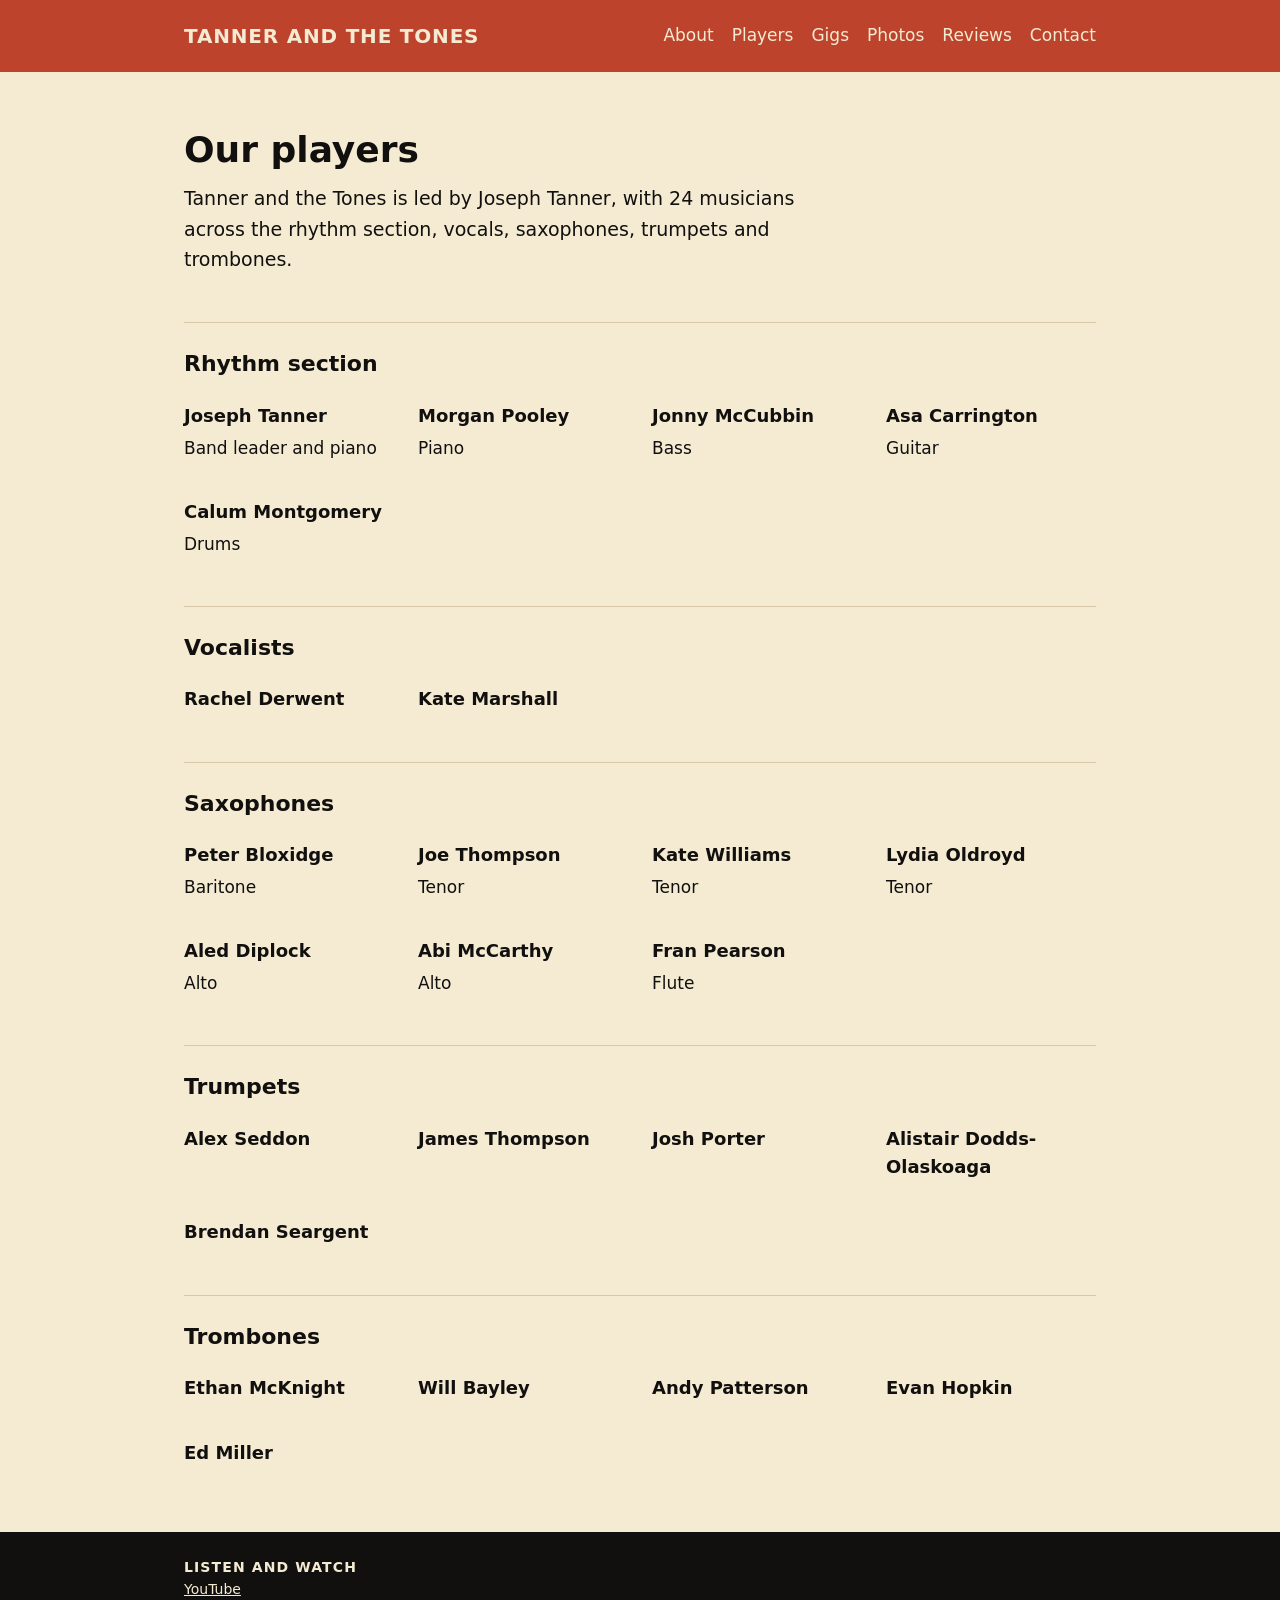
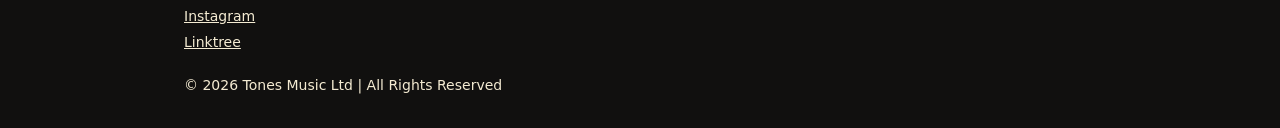
<file: players.html>
<!doctype html>
<html lang="en">
  <head>
    <meta charset="utf-8" />
    <meta name="viewport" content="width=device-width, initial-scale=1" />
    <meta name="description" content="Meet the players in Tanner and the Tones, a big band from Manchester." />
    <meta name="theme-color" content="#bd432d" />
    <title>Our players | Tanner and the Tones</title>
    <link rel="stylesheet" href="styles.css?v=16" />
    <script src="script.js?v=5" defer></script>
  </head>
  <body>
    <header class="site-header">
      <a class="name" href="index.html">Tanner and the Tones</a>
      <nav aria-label="Main navigation">
        <a href="index.html#about">About</a>
        <a href="players.html">Players</a>
        <a href="index.html#gigs">Gigs</a>
        <a href="index.html#gallery">Photos</a>
        <a href="index.html#past-gigs">Reviews</a>
        <a href="index.html#contact">Contact</a>
      </nav>
    </header>

    <main>
      <section class="intro">
        <h1>Our players</h1>
        <p class="lede">
          Tanner and the Tones is led by Joseph Tanner, with 24 musicians across the rhythm section,
          vocals, saxophones, trumpets and trombones.
        </p>
      </section>

      <section class="section" id="rhythm">
        <h2>Rhythm section</h2>
        <div class="player-grid">
          <article class="player-card">
            <div class="player-photo" role="img" aria-label="Photo of Joseph Tanner to come"></div>
            <h3>Joseph Tanner</h3>
            <p>Band leader and piano</p>
          </article>
          <article class="player-card">
            <div class="player-photo" role="img" aria-label="Photo of Morgan Pooley to come"></div>
            <h3>Morgan Pooley</h3>
            <p>Piano</p>
          </article>
          <article class="player-card">
            <div class="player-photo" role="img" aria-label="Photo of Jonny McCubbin to come"></div>
            <h3>Jonny McCubbin</h3>
            <p>Bass</p>
          </article>
          <article class="player-card">
            <div class="player-photo" role="img" aria-label="Photo of Asa Carrington to come"></div>
            <h3>Asa Carrington</h3>
            <p>Guitar</p>
          </article>
          <article class="player-card">
            <div class="player-photo" role="img" aria-label="Photo of Calum Montgomery to come"></div>
            <h3>Calum Montgomery</h3>
            <p>Drums</p>
          </article>
        </div>
      </section>

      <section class="section" id="vocals">
        <h2>Vocalists</h2>
        <div class="player-grid">
          <article class="player-card">
            <div class="player-photo" role="img" aria-label="Photo of Rachel Derwent to come"></div>
            <h3>Rachel Derwent</h3>
          </article>
          <article class="player-card">
            <div class="player-photo" role="img" aria-label="Photo of Kate Marshall to come"></div>
            <h3>Kate Marshall</h3>
          </article>
        </div>
      </section>

      <section class="section" id="saxophones">
        <h2>Saxophones</h2>
        <div class="player-grid">
          <article class="player-card">
            <div class="player-photo" role="img" aria-label="Photo of Peter Bloxidge to come"></div>
            <h3>Peter Bloxidge</h3>
            <p>Baritone</p>
          </article>
          <article class="player-card">
            <div class="player-photo" role="img" aria-label="Photo of Joe Thompson to come"></div>
            <h3>Joe Thompson</h3>
            <p>Tenor</p>
          </article>
          <article class="player-card">
            <div class="player-photo" role="img" aria-label="Photo of Kate Williams to come"></div>
            <h3>Kate Williams</h3>
            <p>Tenor</p>
          </article>
          <article class="player-card">
            <div class="player-photo" role="img" aria-label="Photo of Lydia Oldroyd to come"></div>
            <h3>Lydia Oldroyd</h3>
            <p>Tenor</p>
          </article>
          <article class="player-card">
            <div class="player-photo" role="img" aria-label="Photo of Aled Diplock to come"></div>
            <h3>Aled Diplock</h3>
            <p>Alto</p>
          </article>
          <article class="player-card">
            <div class="player-photo" role="img" aria-label="Photo of Abi McCarthy to come"></div>
            <h3>Abi McCarthy</h3>
            <p>Alto</p>
          </article>
          <article class="player-card">
            <div class="player-photo" role="img" aria-label="Photo of Fran Pearson to come"></div>
            <h3>Fran Pearson</h3>
            <p>Flute</p>
          </article>
        </div>
      </section>

      <section class="section" id="trumpets">
        <h2>Trumpets</h2>
        <div class="player-grid">
          <article class="player-card">
            <div class="player-photo" role="img" aria-label="Photo of Alex Seddon to come"></div>
            <h3>Alex Seddon</h3>
          </article>
          <article class="player-card">
            <div class="player-photo" role="img" aria-label="Photo of James Thompson to come"></div>
            <h3>James Thompson</h3>
          </article>
          <article class="player-card">
            <div class="player-photo" role="img" aria-label="Photo of Josh Porter to come"></div>
            <h3>Josh Porter</h3>
          </article>
          <article class="player-card">
            <div class="player-photo" role="img" aria-label="Photo of Alistair Dodds-Olaskoaga to come"></div>
            <h3>Alistair Dodds-Olaskoaga</h3>
          </article>
          <article class="player-card">
            <div class="player-photo" role="img" aria-label="Photo of Brendan Seargent to come"></div>
            <h3>Brendan Seargent</h3>
          </article>
        </div>
      </section>

      <section class="section" id="trombones">
        <h2>Trombones</h2>
        <div class="player-grid">
          <article class="player-card">
            <div class="player-photo" role="img" aria-label="Photo of Ethan McKnight to come"></div>
            <h3>Ethan McKnight</h3>
          </article>
          <article class="player-card">
            <div class="player-photo" role="img" aria-label="Photo of Will Bayley to come"></div>
            <h3>Will Bayley</h3>
          </article>
          <article class="player-card">
            <div class="player-photo" role="img" aria-label="Photo of Andy Patterson to come"></div>
            <h3>Andy Patterson</h3>
          </article>
          <article class="player-card">
            <div class="player-photo" role="img" aria-label="Photo of Evan Hopkin to come"></div>
            <h3>Evan Hopkin</h3>
          </article>
          <article class="player-card">
            <div class="player-photo" role="img" aria-label="Photo of Ed Miller to come"></div>
            <h3>Ed Miller</h3>
          </article>
        </div>
      </section>
    </main>

    <footer class="site-footer">
      <div class="footer-listen">
        <p class="footer-heading">Listen and watch</p>
        <ul class="links">
          <li><a href="https://www.youtube.com/@tannerandthetones" target="_blank" rel="noreferrer">YouTube</a></li>
          <li><a href="https://www.instagram.com/manchesterjazzband" target="_blank" rel="noreferrer">Instagram</a></li>
          <li><a href="https://linktr.ee/tannerandthetones" target="_blank" rel="noreferrer">Linktree</a></li>
        </ul>
      </div>
      <p>&copy; <span id="year"></span> Tones Music Ltd | All Rights Reserved</p>
    </footer>
  </body>
</html>
</file>
<file: styles.css>
:root {
  --terracotta: #bd432d;
  --terracotta-dark: #963621;
  --cream: #f4ebd2;
  --black: #11100f;
  --paper: var(--cream);
  --muted: #6f5b4c;
  --line: #d9c8a8;
}

* {
  box-sizing: border-box;
}

body {
  margin: 0;
  color: var(--black);
  background: var(--paper);
  font-family: system-ui, -apple-system, "Segoe UI", Helvetica, Arial, sans-serif;
  font-size: 17px;
  line-height: 1.6;
}

a {
  color: var(--terracotta-dark);
}

.site-header {
  display: flex;
  flex-wrap: wrap;
  justify-content: space-between;
  align-items: center;
  gap: 12px 24px;
  padding: 20px max(24px, calc((100% - 960px) / 2 + 24px));
  background: var(--terracotta);
  color: var(--paper);
}

.name {
  color: var(--cream);
  font-size: 20px;
  font-weight: 800;
  letter-spacing: 0.04em;
  text-transform: uppercase;
  text-decoration: none;
}

nav {
  display: flex;
  flex-wrap: wrap;
  gap: 18px;
}

nav a {
  color: var(--cream);
  text-decoration: none;
}

nav a:hover {
  text-decoration: underline;
}

main {
  max-width: 960px;
  margin: 0 auto;
  padding: 0 24px;
}

.hero {
  padding-top: 40px;
}

.hero img {
  display: block;
  width: 100%;
  aspect-ratio: 4 / 3;
  object-fit: cover;
  object-position: center;
  border-radius: 6px;
  box-shadow: 0 18px 40px rgb(17 16 15 / 22%);
}

.hero-caption {
  margin: 14px 0 0;
  color: var(--muted);
  font-size: 14px;
  letter-spacing: 0.06em;
  text-align: center;
  text-transform: uppercase;
}

.section .gallery-intro {
  max-width: 860px;
  margin: 0 auto 20px;
  color: var(--muted);
  text-align: center;
}

.slideshow {
  max-width: 860px;
  margin: 0 auto;
  overflow: hidden;
  border: 1px solid var(--terracotta);
  background: var(--black);
  box-shadow: 0 16px 36px rgb(17 16 15 / 20%);
}

#gigs iframe {
  display: block;
  max-width: min(860px, 100%);
  margin: 0 auto;
}

.slide {
  margin: 0;
}

.slide[hidden] {
  display: none;
}

.slide img {
  display: block;
  width: 100%;
  aspect-ratio: 4 / 3;
  object-fit: contain;
  background: var(--black);
}

.slide figcaption {
  padding: 12px 18px;
  color: var(--cream);
  font-size: 14px;
  letter-spacing: 0.08em;
  text-align: center;
  text-transform: uppercase;
}

.slideshow-controls {
  display: grid;
  grid-template-columns: 1fr auto 1fr;
  align-items: center;
  gap: 12px;
  padding: 12px 14px;
  background: var(--terracotta);
}

.slide-button {
  min-width: 128px;
  padding: 8px 14px;
  border: 1px solid var(--cream);
  border-radius: 2px;
  color: var(--cream);
  background: transparent;
  font: inherit;
  font-size: 14px;
  font-weight: 700;
  cursor: pointer;
  transition: color 160ms ease, background-color 160ms ease;
}

.slide-button:hover {
  color: var(--black);
  background: var(--cream);
}

.slide-button:focus-visible {
  outline: 3px solid var(--cream);
  outline-offset: 3px;
}

.slide-button[data-slide-direction="previous"] {
  justify-self: start;
}

.slide-button[data-slide-direction="next"] {
  justify-self: end;
}

.slide-position {
  margin: 0;
  color: var(--cream);
  font-size: 14px;
  font-weight: 700;
  letter-spacing: 0.08em;
  text-align: center;
  white-space: nowrap;
}

.intro {
  padding-top: 56px;
}

h1,
h2 {
  line-height: 1.2;
  font-weight: 700;
}

h1 {
  margin: 0 0 12px;
  font-size: 36px;
}

h2 {
  margin: 0 0 12px;
  font-size: 22px;
}

.lede {
  max-width: 640px;
  margin: 0;
  font-size: 19px;
}

.hero-actions {
  display: flex;
  flex-wrap: wrap;
  gap: 12px;
  margin: 24px 0 0;
}

.button {
  display: inline-block;
  padding: 10px 20px;
  border: 2px solid var(--terracotta);
  border-radius: 2px;
  color: var(--cream);
  background: var(--terracotta);
  font-weight: 700;
  text-decoration: none;
}

.button:hover {
  background: var(--terracotta-dark);
  border-color: var(--terracotta-dark);
}

.button-secondary {
  color: var(--terracotta-dark);
  background: transparent;
}

.button-secondary:hover {
  color: var(--cream);
  background: var(--terracotta-dark);
}

.section {
  margin-top: 48px;
  padding-top: 28px;
  border-top: 1px solid var(--line);
}

.section p {
  max-width: 640px;
  margin: 0;
}

.gig-review-grid {
  display: grid;
  grid-template-columns: repeat(auto-fit, minmax(240px, 1fr));
  gap: 16px;
}

.player-grid {
  display: grid;
  grid-template-columns: repeat(auto-fill, minmax(180px, 1fr));
  gap: 24px;
}

.player-photo {
  display: none;
}

.player-card h3 {
  margin: 12px 0 0;
  font-size: 18px;
}

.player-card p {
  margin: 4px 0 0;
}

.info-card {
  padding: 24px;
  border-top: 4px solid var(--terracotta);
  background: #ece1c7;
}

.info-card .eyebrow {
  margin: 0 0 8px;
  color: var(--terracotta-dark);
  font-size: 13px;
  font-weight: 800;
  letter-spacing: 0.12em;
  text-transform: uppercase;
}

.info-card h3 {
  margin: 0 0 8px;
  font-size: 21px;
  line-height: 1.25;
}

.info-card p {
  margin-bottom: 12px;
}

.info-card p:last-of-type {
  margin-bottom: 0;
}

.info-card a {
  display: inline-block;
  margin-top: 12px;
  font-weight: 700;
}

.links {
  margin: 0;
  padding: 0;
  list-style: none;
}

.links li {
  margin-bottom: 8px;
}

.site-footer {
  margin-top: 64px;
  padding: 24px max(24px, calc((100% - 960px) / 2 + 24px)) 32px;
  background: var(--black);
  color: var(--cream);
  font-size: 14px;
}

.site-footer p {
  margin: 0;
}

.site-footer a {
  color: var(--cream);
}

.footer-listen {
  margin-bottom: 20px;
}

.footer-heading {
  margin: 0 0 8px;
  font-weight: 700;
  letter-spacing: 0.08em;
  text-transform: uppercase;
}

.site-footer .links li {
  margin-bottom: 4px;
}

.gig-list {
  list-style: none;
  margin: 0 0 24px;
  padding: 0;
}

.gig-list li {
  display: flex;
  flex-wrap: wrap;
  align-items: baseline;
  gap: 4px 16px;
  padding: 12px 0;
  border-bottom: 1px solid var(--terracotta);
}

.gig-date {
  font-weight: 700;
  min-width: 120px;
}

.gig-venue {
  flex: 1;
}

.gig-list,
.venue-row {
  margin-top: 32px;
  padding: 20px 22px;
  border: 1px solid var(--terracotta);
  background: var(--paper);
  box-shadow: 0 12px 28px rgb(17 16 15 / 12%);
}

.venue-label {
  margin: 0 0 14px;
  font-size: 1.25rem;
  font-weight: 800;
  color: var(--terracotta);
}

.venue-list {
  display: flex;
  flex-wrap: wrap;
  gap: 10px;
  margin: 0;
  padding: 0;
  list-style: none;
}

.venue-list li {
  margin: 0;
}

.venue-list a {
  display: inline-block;
  padding: 10px 16px;
  border: 2px solid var(--terracotta);
  border-radius: 999px;
  background: var(--cream);
  color: var(--black);
  text-decoration: none;
  font-weight: 700;
}

.venue-list a:hover {
  color: var(--cream);
  background: var(--terracotta);
}

.venue-list span {
  display: block;
  font-size: 13px;
  color: var(--black);
  opacity: 0.7;
}
.group-photo {
  display: block;
  width: 100%;
  max-width: 860px;
  margin: 24px 0 0;
  aspect-ratio: 4 / 3;
  object-fit: cover;
  border-radius: 6px;
  box-shadow: 0 16px 36px rgb(17 16 15 / 20%);
}

@media (max-width: 600px) {
  body {
    font-size: 16px;
  }

  .gig-review-grid {
    grid-template-columns: 1fr;
  }

  .slideshow-controls {
    grid-template-columns: 1fr 1fr;
    gap: 8px;
    padding: 10px;
  }

  .slide-position {
    grid-column: 1 / -1;
    grid-row: 1;
  }

  .slide-button {
    grid-row: 2;
    padding: 8px 10px;
    font-size: 13px;
  }

  h1 {
    font-size: 28px;
  }

  .lede {
    font-size: 17px;
  }
}
</file>
